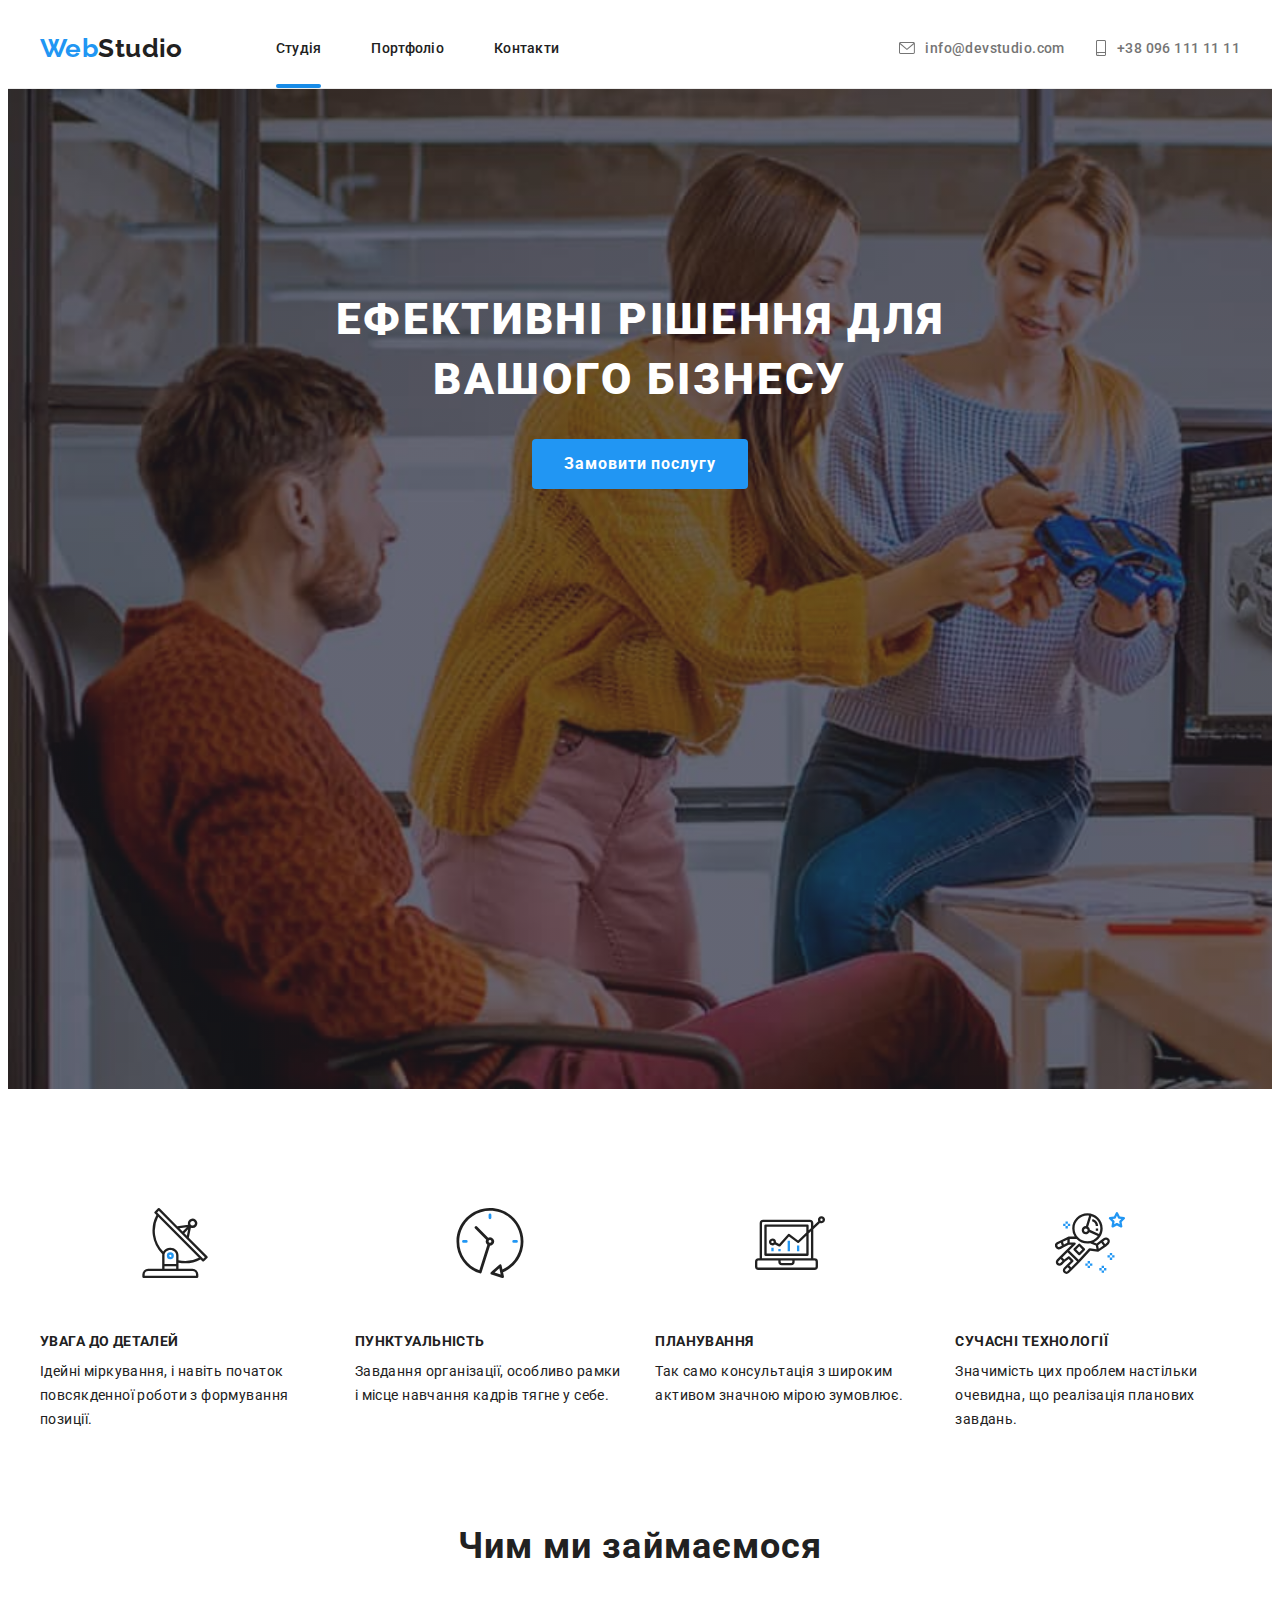
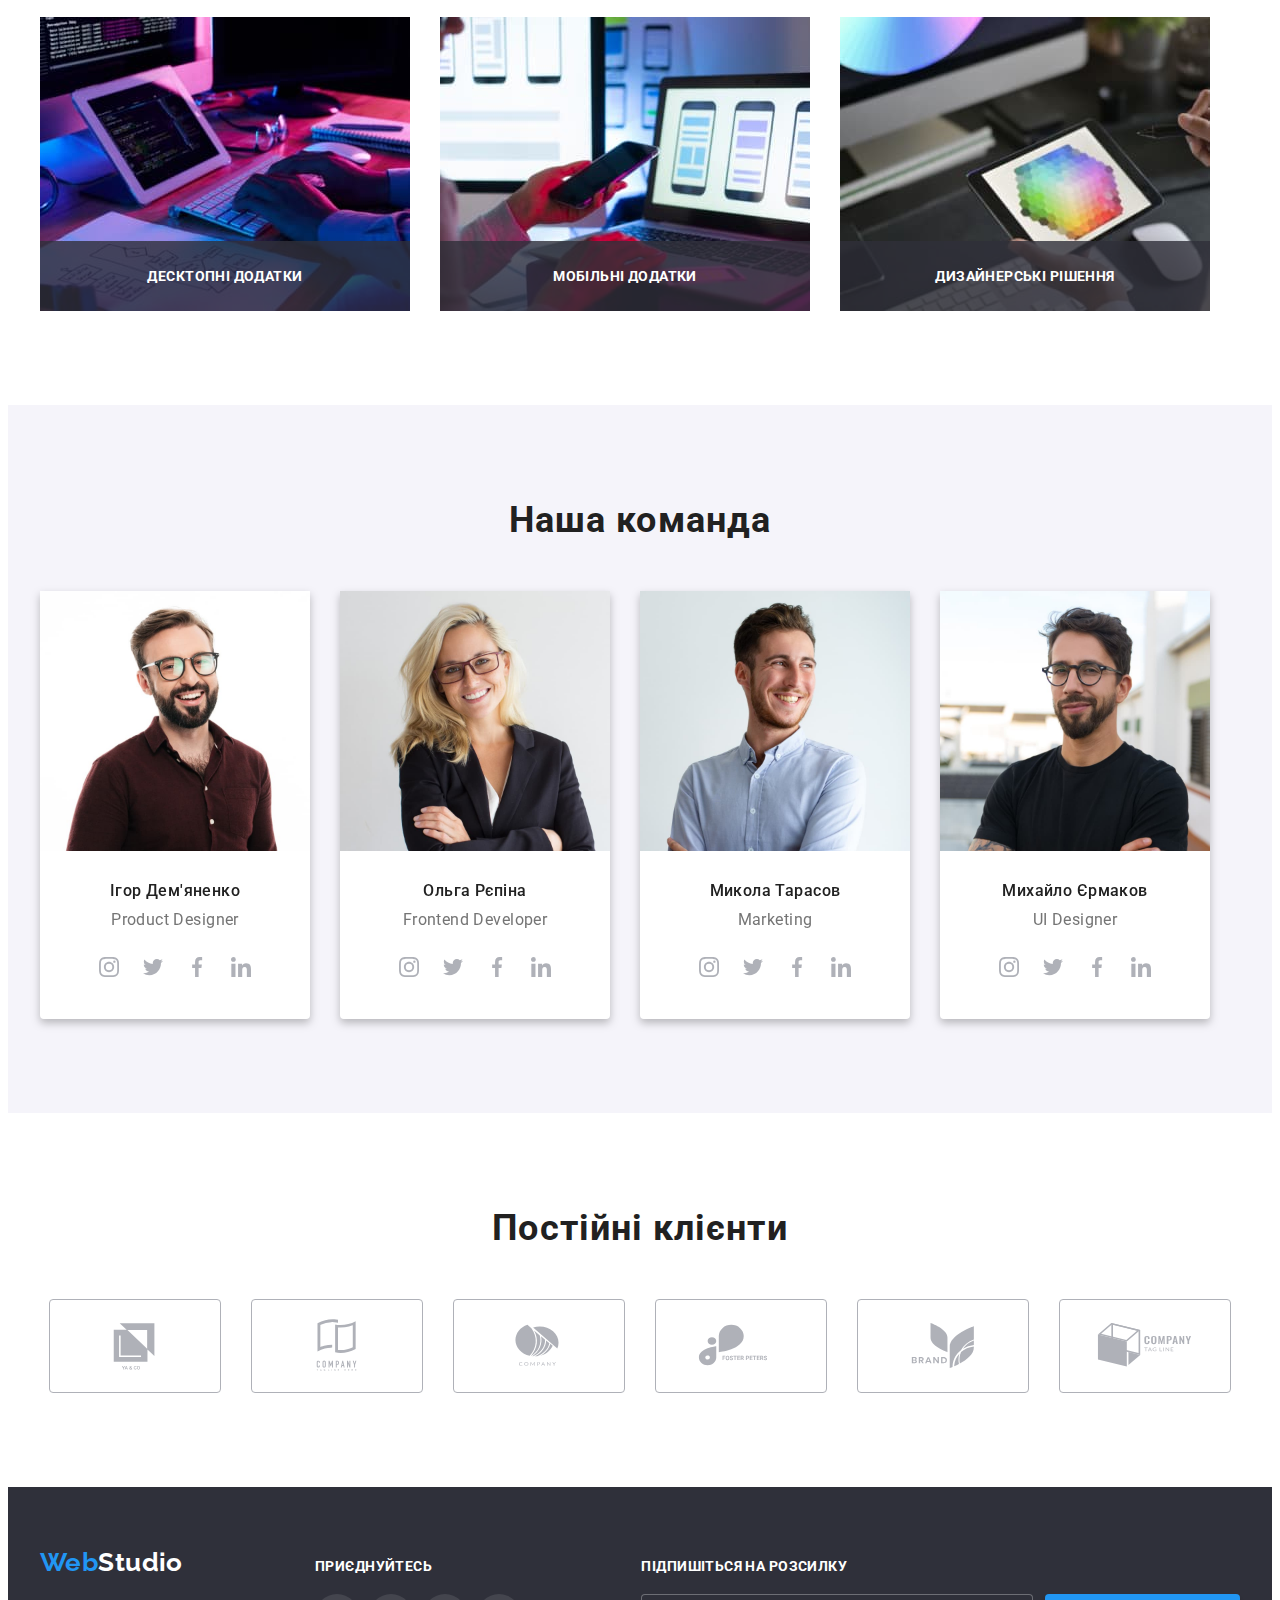
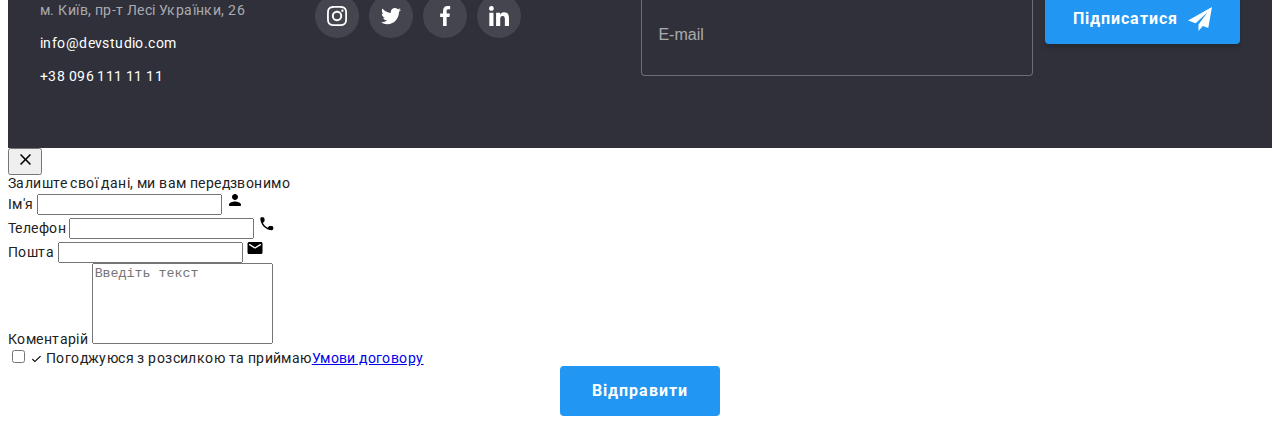
<file: index.html>
<!DOCTYPE html>
<html lang="uk">
  <head>
    <meta charset="UTF-8" />
    <meta http-equiv="X-UA-Compatible" content="IE=edge" />
    <meta name="viewport" content="width=device-width, initial-scale=1.0" />
    <title>Студія</title>
    <link rel="preconnect" href="https://fonts.googleapis.com" />
    <link rel="preconnect" href="https://fonts.gstatic.com" crossorigin />
    <link
      href="https://fonts.googleapis.com/css2?family=Raleway:wght@700&family=Roboto:wght@400;500;700;900&display=swap"
      rel="stylesheet"
    />
    <link
      rel="stylesheet"
      href="https://cdnjs.cloudflare.com/ajax/libs/modern-normalize/1.1.0/modern-normalize.min.css"
      integrity="sha512-wpPYUAdjBVSE4KJnH1VR1HeZfpl1ub8YT/NKx4PuQ5NmX2tKuGu6U/JRp5y+Y8XG2tV+wKQpNHVUX03MfMFn9Q=="
      crossorigin="anonymous"
      referrerpolicy="no-referrer"
    />
    <link rel="stylesheet" href="./css/main.min.css" />
  </head>

  <body>
    <!-- Шапка сайту -->
    <header class="page-header">
      <div class="page-header__content imposter">
        <nav class="main-nav">
          <a class="logo logo--position--page--header link" href="./index.html"
            >Web<span class="logo__text">Studio</span></a
          >

          <ul class="main-nav__list list">
            <li class="main-nav__item">
              <a class="main-nav__link main-nav__link--current" href="./index.html">Студія</a>
            </li>
            <li class="main-nav__item">
              <a class="main-nav__link" href="./portfolio.html">Портфоліо</a>
            </li>
            <li class="main-nav__item"><a class="main-nav__link" href="#">Контакти</a></li>
          </ul>
        </nav>

        <ul class="nav-contacts list">
          <li class="nav-contacts__item">
            <a class="nav-contacts__link" href="mailto:info@devstudio.com">
              <svg class="nav-contacts__icon" width="16" height="12">
                <use href="./images/sprite.svg#icon-envelope"></use>
              </svg>
              info@devstudio.com</a
            >
          </li>
          <li class="nav-contacts__item">
            <a class="nav-contacts__link" href="tel:+380961111111">
              <svg class="nav-contacts__icon" width="12" height="16">
                <use href="./images/sprite.svg#icon-smartphone"></use></svg
              >+38 096 111 11 11</a
            >
          </li>
        </ul>
      </div>
    </header>

    <main>
      <!-- Герой -->
      <section class="hero overlay">
        <div class="hero__content imposter">
          <h1 class="hero__title capitalize">Ефективні рішення для вашого бізнесу</h1>
          <button class="btn-primary" type="button" data-modal-open>Замовити послугу</button>
        </div>
      </section>

      <!-- Особливості -->
      <section class="features section">
        <div class="imposter">
          <h2 class="visually-hidden">Наші особливості</h2>
          <ul class="features-list list">
            <li class="features-list__item">
              <div class="features-list__thumb">
                <svg class="features-list__icon" width="70" height="70">
                  <use href="./images/sprite.svg#icon-antenna"></use>
                </svg>
              </div>
              <h3 class="features-list__title capitalize">Увага до деталей</h3>
              <p class="features-list__desc">
                Ідейні міркування, і навіть початок повсякденної роботи з формування позиції.
              </p>
            </li>

            <li class="features-list__item">
              <div class="features-list__thumb">
                <svg class="features-list__icon" width="70" height="70">
                  <use href="./images/sprite.svg#icon-clock"></use>
                </svg>
              </div>
              <h3 class="features-list__title capitalize">Пунктуальність</h3>
              <p class="features-list__desc">
                Завдання організації, особливо рамки і місце навчання кадрів тягне у себе.
              </p>
            </li>

            <li class="features-list__item">
              <div class="features-list__thumb">
                <svg class="features-list__icon" width="70" height="70">
                  <use href="./images/sprite.svg#icon-diagram"></use>
                </svg>
              </div>
              <h3 class="features-list__title capitalize">Планування</h3>
              <p class="features-list__desc">Так само консультація з широким активом значною мірою зумовлює.</p>
            </li>

            <li class="features-list__item">
              <div class="features-list__thumb">
                <svg class="features-list__icon" width="70" height="70">
                  <use href="./images/sprite.svg#icon-astronaut"></use>
                </svg>
              </div>
              <h3 class="features-list__title capitalize">Сучасні технології</h3>
              <p class="features-list__desc">
                Значимість цих проблем настільки очевидна, що реалізація планових завдань.
              </p>
            </li>
          </ul>
        </div>
      </section>

      <!-- Чим ми займаємося -->
      <section class="activities section">
        <div class="imposter">
          <h2 class="section-title">Чим ми займаємося</h2>
          <ul class="activities-list list">
            <li class="activities-list__item">
              <img class="activities-list__img" src="./images/box1.jpg" alt="Верстка макету" width="370" height="294" />
              <p class="activities-list__desc capitalize">Десктопні додатки</p>
            </li>

            <li class="activities-list__item">
              <img
                class="activities-list__img"
                src="./images/box2.jpg"
                alt="Адаптація для гаджетів"
                width="370"
                height="294"
              />
              <p class="activities-list__desc capitalize">Мобільні додатки</p>
            </li>

            <li class="activities-list__item">
              <img
                class="activities-list__img"
                src="./images/box3.jpg"
                alt="Стилізація сайту"
                width="370"
                height="294"
              />
              <p class="activities-list__desc capitalize">Дизайнерські рішення</p>
            </li>
          </ul>
        </div>
      </section>

      <!-- Наша команда -->
      <section class="team section">
        <div class="imposter">
          <h2 class="section-title">Наша команда</h2>
          <ul class="team-list list">
            <li class="team-list__item">
              <img class="team-list__img" src="./images/member1.jpg" width="270" height="260" alt="Ігор Дем'яненко" />
              <div class="team-list__desc">
                <h3 class="team-list__name">Ігор Дем'яненко</h3>
                <p class="team-list__role">Product Designer</p>

                <ul class="social-media list">
                  <li class="social-media__item">
                    <a class="social-media__link" href="#">
                      <svg class="social-media__icon" width="20" height="20">
                        <use href="./images/sprite.svg#icon-instagram"></use>
                      </svg>
                    </a>
                  </li>
                  <li class="social-media__item">
                    <a class="social-media__link" href="#">
                      <svg class="social-media__icon" width="20" height="20">
                        <use href="./images/sprite.svg#icon-twitter"></use>
                      </svg>
                    </a>
                  </li>
                  <li class="social-media__item">
                    <a class="social-media__link" href="#">
                      <svg class="social-media__icon" width="20" height="20">
                        <use href="./images/sprite.svg#icon-facebook"></use>
                      </svg>
                    </a>
                  </li>
                  <li class="social-media__item">
                    <a class="social-media__link" href="#">
                      <svg class="social-media__icon" width="20" height="20">
                        <use href="./images/sprite.svg#icon-linkedin"></use>
                      </svg>
                    </a>
                  </li>
                </ul>
              </div>
            </li>

            <li class="team-list__item">
              <img class="team-list__img" src="./images/member2.jpg" width="270" height="260" alt="Ольга Рєпіна" />
              <div class="team-list__desc">
                <h3 class="team-list__name">Ольга Рєпіна</h3>
                <p class="team-list__role">Frontend Developer</p>

                <ul class="social-media list">
                  <li class="social-media__item">
                    <a class="social-media__link" href="#">
                      <svg class="social-media__icon" width="20" height="20">
                        <use href="./images/sprite.svg#icon-instagram"></use>
                      </svg>
                    </a>
                  </li>
                  <li class="social-media__item">
                    <a class="social-media__link" href="#">
                      <svg class="social-media__icon" width="20" height="20">
                        <use href="./images/sprite.svg#icon-twitter"></use>
                      </svg>
                    </a>
                  </li>
                  <li class="social-media__item">
                    <a class="social-media__link" href="#">
                      <svg class="social-media__icon" width="20" height="20">
                        <use href="./images/sprite.svg#icon-facebook"></use>
                      </svg>
                    </a>
                  </li>
                  <li class="social-media__item">
                    <a class="social-media__link" href="#">
                      <svg class="social-media__icon" width="20" height="20">
                        <use href="./images/sprite.svg#icon-linkedin"></use>
                      </svg>
                    </a>
                  </li>
                </ul>
              </div>
            </li>

            <li class="team-list__item">
              <img class="team-list__img" src="./images/member3.jpg" width="270" height="260" alt="Микола Тарасов" />
              <div class="team-list__desc">
                <h3 class="team-list__name">Микола Тарасов</h3>
                <p class="team-list__role">Marketing</p>

                <ul class="social-media list">
                  <li class="social-media__item">
                    <a class="social-media__link" href="#">
                      <svg class="social-media__icon" width="20" height="20">
                        <use href="./images/sprite.svg#icon-instagram"></use>
                      </svg>
                    </a>
                  </li>
                  <li class="social-media__item">
                    <a class="social-media__link" href="#">
                      <svg class="social-media__icon" width="20" height="20">
                        <use href="./images/sprite.svg#icon-twitter"></use>
                      </svg>
                    </a>
                  </li>
                  <li class="social-media__item">
                    <a class="social-media__link" href="#">
                      <svg class="social-media__icon" width="20" height="20">
                        <use href="./images/sprite.svg#icon-facebook"></use>
                      </svg>
                    </a>
                  </li>
                  <li class="social-media__item">
                    <a class="social-media__link" href="#">
                      <svg class="social-media__icon" width="20" height="20">
                        <use href="./images/sprite.svg#icon-linkedin"></use>
                      </svg>
                    </a>
                  </li>
                </ul>
              </div>
            </li>

            <li class="team-list__item">
              <img class="team-list__img" src="./images/member4.jpg" width="270" height="260" alt="Михайло Єрмаков" />
              <div class="team-list__desc">
                <h3 class="team-list__name">Михайло Єрмаков</h3>
                <p class="team-list__role">UI Designer</p>

                <ul class="social-media list">
                  <li class="social-media__item">
                    <a class="social-media__link" href="#">
                      <svg class="social-media__icon" width="20" height="20">
                        <use href="./images/sprite.svg#icon-instagram"></use>
                      </svg>
                    </a>
                  </li>
                  <li class="social-media__item">
                    <a class="social-media__link" href="#">
                      <svg class="social-media__icon" width="20" height="20">
                        <use href="./images/sprite.svg#icon-twitter"></use>
                      </svg>
                    </a>
                  </li>
                  <li class="social-media__item">
                    <a class="social-media__link" href="#">
                      <svg class="social-media__icon" width="20" height="20">
                        <use href="./images/sprite.svg#icon-facebook"></use>
                      </svg>
                    </a>
                  </li>
                  <li class="social-media__item">
                    <a class="social-media__link" href="#">
                      <svg class="social-media__icon" width="20" height="20">
                        <use href="./images/sprite.svg#icon-linkedin"></use>
                      </svg>
                    </a>
                  </li>
                </ul>
              </div>
            </li>
          </ul>
        </div>
      </section>

      <section class="clients section">
        <div class="imposter">
          <h2 class="clients__title section-title">Постійні клієнти</h2>

          <ul class="clients-list list">
            <li class="clients-list__item">
              <a class="clients-list__link" href="#">
                <svg class="client-list__icon" width="106" height="60">
                  <use href="./images/sprite.svg#icon-clientfirst"></use>
                </svg>
              </a>
            </li>

            <li class="clients-list__item">
              <a class="clients-list__link" href="#">
                <svg class="client-list__icon" width="106" height="60">
                  <use href="./images/sprite.svg#icon-clientsecond"></use>
                </svg>
              </a>
            </li>

            <li class="clients-list__item">
              <a class="clients-list__link" href="#">
                <svg class="client-list__icon" width="106" height="60">
                  <use href="./images/sprite.svg#icon-clientthird"></use>
                </svg>
              </a>
            </li>

            <li class="clients-list__item">
              <a class="clients-list__link" href="#">
                <svg class="client-list__icon" width="106" height="60">
                  <use href="./images/sprite.svg#icon-clientfourth"></use>
                </svg>
              </a>
            </li>

            <li class="clients-list__item">
              <a class="clients-list__link" href="#">
                <svg class="client-list__icon" width="106" height="60">
                  <use href="./images/sprite.svg#icon-clientfifth"></use>
                </svg>
              </a>
            </li>

            <li class="clients-list__item">
              <a class="clients-list__link" href="#">
                <svg class="client-list__icon" width="106" height="60">
                  <use href="./images/sprite.svg#icon-clientsixth"></use>
                </svg>
              </a>
            </li>
          </ul>
        </div>
      </section>
    </main>

    <!-- Підвал -->
    <footer class="page-footer">
      <div class="page-footer__content imposter">
        <div class="page-footer__info">
          <a class="logo logo--flat" href="./index.html"
            >Web<span class="logo__text logo__text--inverse">Studio</span></a
          >
          <address class="company-address">
            <ul class="company-address__list list">
              <li class="company-address__item">
                <a
                  class="company-address__link company-address__link--grey"
                  href="https://goo.gl/maps/n3ZvedRcKPrbeR4S9"
                  target="_blank"
                  rel="noreferrer noopener nofollow"
                  >м. Київ, пр-т Лесі Українки, 26</a
                >
              </li>
              <li class="company-address__item">
                <a class="company-address__link" href="mailto:info@devstudio.com">info@devstudio.com</a>
              </li>
              <li class="company-address__item">
                <a class="company-address__link" href="tel:+380961111111">+38 096 111 11 11</a>
              </li>
            </ul>
          </address>
        </div>

        <div class="join-us">
          <p class="join-us__title capitalize">Приєднуйтесь</p>
          <ul class="social-media list">
            <li class="social-media__item social-media__item--position--footer">
              <a class="social-media__link social-media__link--grey" href="#">
                <svg class="social-media__icon social-media__icon--white" width="20" height="20">
                  <use href="./images/sprite.svg#icon-instagram"></use>
                </svg>
              </a>
            </li>
            <li class="social-media__item social-media__item--position--footer">
              <a class="social-media__link social-media__link--grey" href="#">
                <svg class="social-media__icon social-media__icon--white" width="20" height="20">
                  <use href="./images/sprite.svg#icon-twitter"></use>
                </svg>
              </a>
            </li>
            <li class="social-media__item social-media__item--position--footer">
              <a class="social-media__link social-media__link--grey" href="#">
                <svg class="social-media__icon social-media__icon--white" width="20" height="20">
                  <use href="./images/sprite.svg#icon-facebook"></use>
                </svg>
              </a>
            </li>
            <li class="social-media__item social-media__item--position--footer">
              <a class="social-media__link social-media__link--grey" href="#">
                <svg class="social-media__icon social-media__icon--white" width="20" height="20">
                  <use href="./images/sprite.svg#icon-linkedin"></use>
                </svg>
              </a>
            </li>
          </ul>
        </div>

        <div class="subscribe">
          <p class="subscribe__title capitalize">Підпишіться на розсилку</p>
          <form class="subscribe-form">
            <input class="subscribe-form__input" name="subscribe-email" type="email" placeholder="E-mail" required />
            <button class="btn-primary btn-primary--positon--footer" type="submit">
              Підписатися
              <svg class="subscribe-form__icon" width="24" height="24">
                <use href="./images/sprite.svg#icon-send"></use>
              </svg>
            </button>
          </form>
        </div>
      </div>
    </footer>

    <!-- Модалка -->
    <div class="backdrop is-hidden" data-modal>
      <div class="modal">
        <button class="modal__close-btn" type="button" data-modal-close>
          <svg class="modal__close-icon" width="18" height="18">
            <use href="./images/sprite.svg#icon-close-modal-btn"></use>
          </svg>
        </button>

        <form class="feedback-form">
          <p class="feedback-form__slogan">Залиште свої дані, ми вам передзвонимо</p>

          <div class="feedback-form__field">
            <label for="feedback-name" class="feedback-form__label"> Ім'я </label>
            <input type="text" class="feedback-form__input" name="feedback-name" id="feedback-name" required />

            <svg class="feedback-form__icon" width="18" height="18">
              <use href="./images/sprite.svg#icon-person"></use>
            </svg>
          </div>

          <div class="feedback-form__field">
            <label for="feedback-tel" class="feedback-form__label"> Телефон </label>
            <input type="tel" class="feedback-form__input" name="feedback-tel" id="feedback-tel" required />

            <svg class="feedback-form__icon" width="18" height="18">
              <use href="./images/sprite.svg#icon-phone"></use>
            </svg>
          </div>

          <div class="feedback-form__field">
            <label for="feedback-email" class="feedback-form__label"> Пошта </label>
            <input type="text" class="feedback-form__input" name="feedback-email" id="feedback-email" required />

            <svg class="feedback-form__icon" width="18" height="18">
              <use href="./images/sprite.svg#icon-email"></use>
            </svg>
          </div>

          <div class="feedback-form__field comment">
            <label for="comment" class="feedback-form__label">Коментарій</label>
            <textarea class="comment-input" name="comment" id="comment" rows="5" placeholder="Введіть текст"></textarea>
          </div>

          <div class="checkbox">
            <label class="checkbox__label option unselectable">
              <input class="checkbox__input" type="checkbox" required />
              <span class="checkbox__layout">
                <svg class="checkbox__icon" width="11" height="8">
                  <use href="./images/sprite.svg#icon-check-mark"></use>
                </svg>
              </span>
              Погоджуюся з розсилкою та приймаю<a class="checkbox__link" href="#">Умови договору</a>
            </label>
          </div>

          <button class="feedback-form__btn btn-primary" type="submit">Відправити</button>
        </form>
      </div>
    </div>

    <script src="./js/modal.js"></script>
  </body>
</html>
</file>
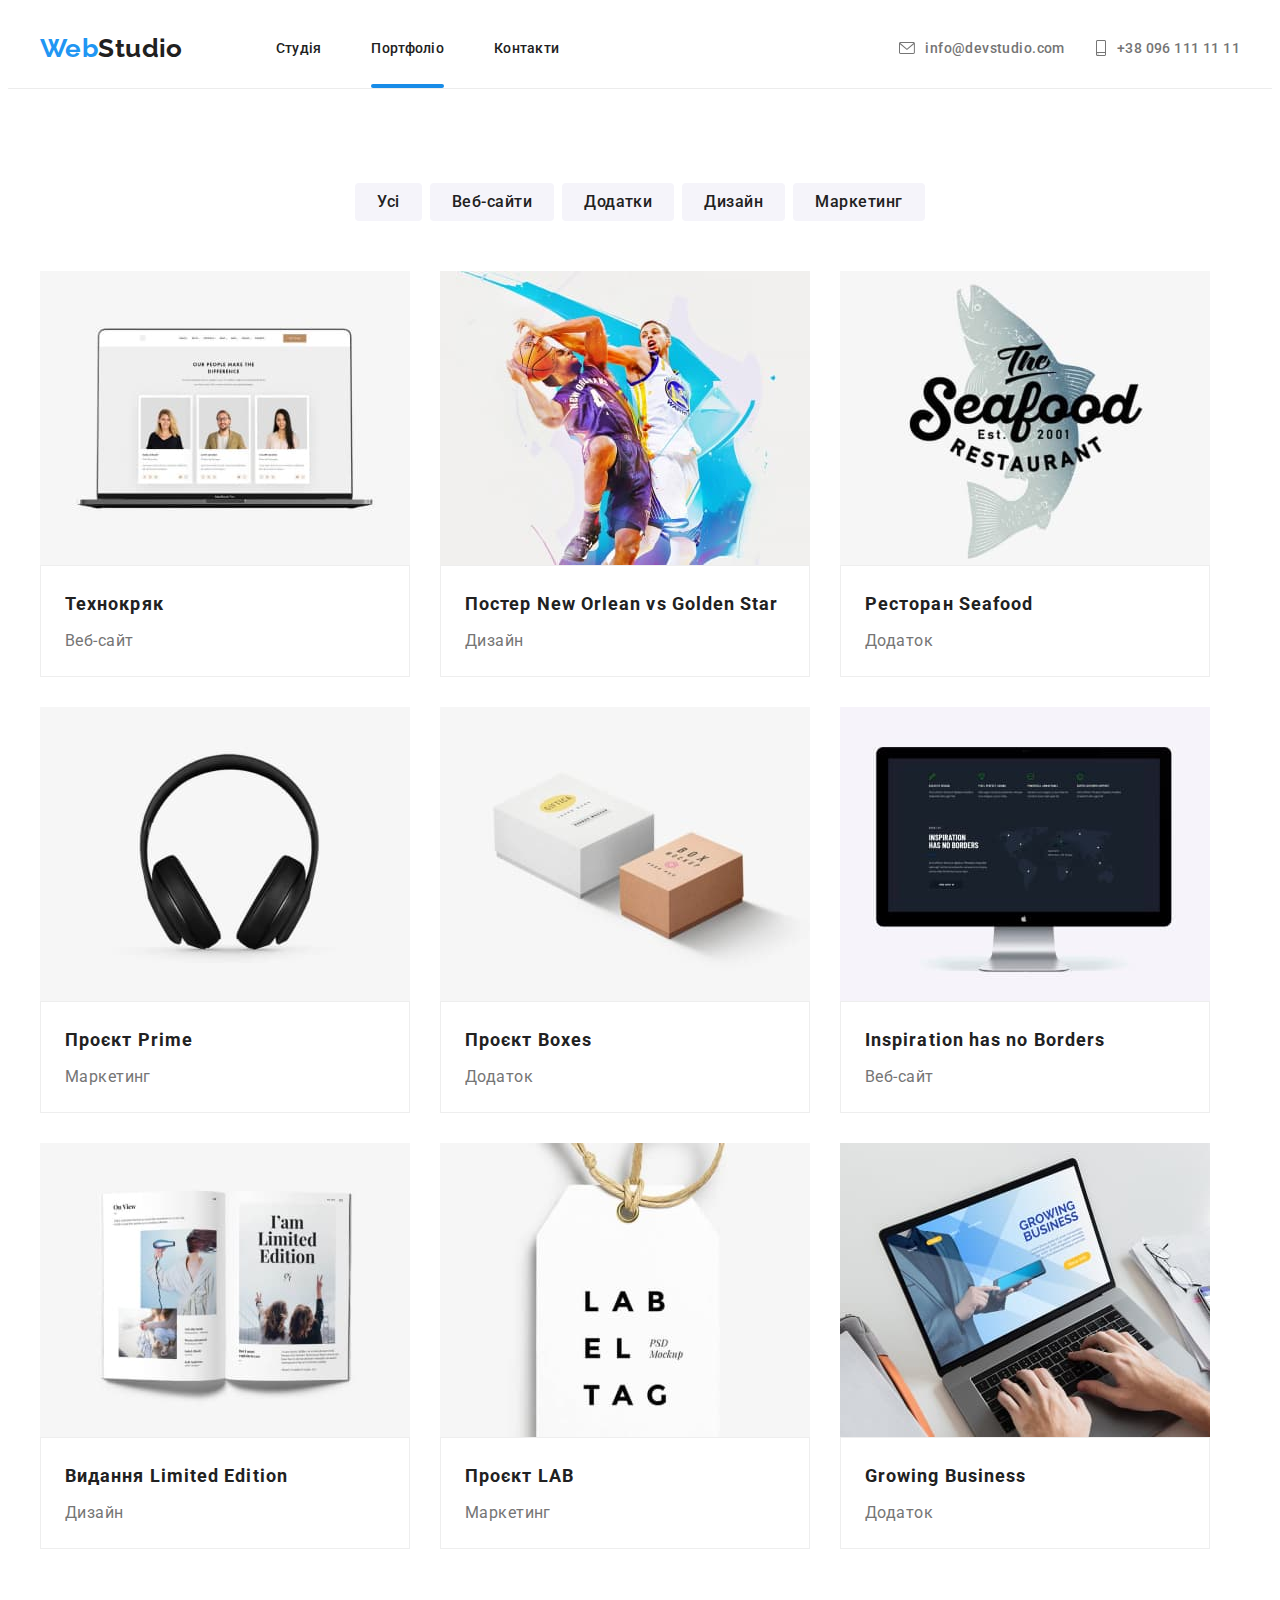
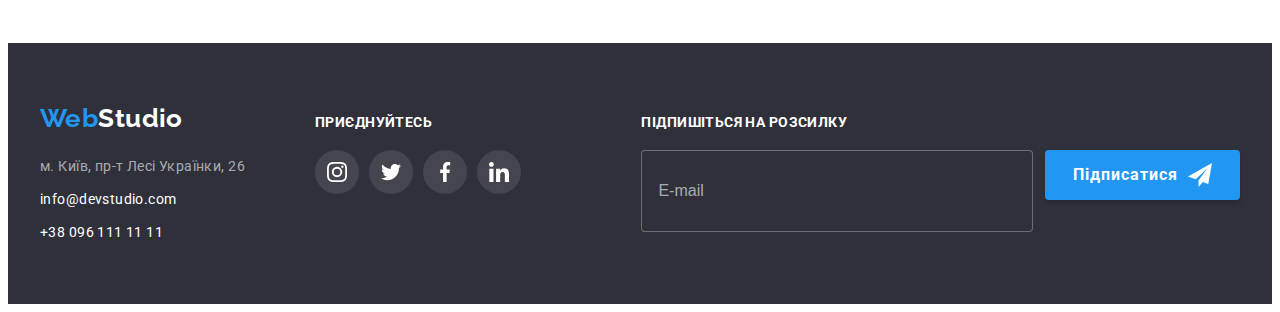
<file: portfolio.html>
<!DOCTYPE html>
<html lang="uk">
  <head>
    <meta charset="UTF-8" />
    <meta http-equiv="X-UA-Compatible" content="IE=edge" />
    <meta name="viewport" content="width=device-width, initial-scale=1.0" />
    <title>Портфоліо</title>
    <link rel="preconnect" href="https://fonts.googleapis.com" />
    <link rel="preconnect" href="https://fonts.gstatic.com" crossorigin />
    <link
      href="https://fonts.googleapis.com/css2?family=Raleway:wght@700&family=Roboto:wght@400;500;700;900&display=swap"
      rel="stylesheet"
    />
    <link
      rel="stylesheet"
      href="https://cdnjs.cloudflare.com/ajax/libs/modern-normalize/1.1.0/modern-normalize.min.css"
      integrity="sha512-wpPYUAdjBVSE4KJnH1VR1HeZfpl1ub8YT/NKx4PuQ5NmX2tKuGu6U/JRp5y+Y8XG2tV+wKQpNHVUX03MfMFn9Q=="
      crossorigin="anonymous"
      referrerpolicy="no-referrer"
    />
    <link rel="stylesheet" href="./css/styles.css" />
  </head>
  <body>
    <!-- Шапка сайту -->
    <header class="page-header">
      <div class="page-header__content imposter">
        <nav class="main-nav">
          <a class="logo link" href="./index.html">Web<span class="logo__text">Studio</span></a>

          <ul class="main-nav__list list">
            <li class="main-nav__item">
              <a class="main-nav__link" href="./index.html">Студія</a>
            </li>
            <li class="main-nav__item">
              <a class="main-nav__link main-nav__link--current" href="./portfolio.html">Портфоліо</a>
            </li>
            <li class="main-nav__item"><a class="main-nav__link" href="#">Контакти</a></li>
          </ul>
        </nav>

        <ul class="nav-contacts list">
          <li class="nav-contacts__item">
            <a class="nav-contacts__link" href="mailto:info@devstudio.com">
              <svg class="nav-contacts__icon" width="16" height="12">
                <use href="./images/sprite.svg#icon-envelope"></use>
              </svg>
              info@devstudio.com</a
            >
          </li>
          <li class="nav-contacts__item">
            <a class="nav-contacts__link" href="tel:+380961111111">
              <svg class="nav-contacts__icon" width="12" height="16">
                <use href="./images/sprite.svg#icon-smartphone"></use></svg
              >+38 096 111 11 11</a
            >
          </li>
        </ul>
      </div>
    </header>

    <main>
      <section class="portfolio section">
        <div class="imposter">
          <h1 class="visually-hidden">Наші проєкти</h1>
          <ul class="filters list">
            <li class="filters__item">
              <button type="button" class="btn-secondary">Усі</button>
            </li>
            <li class="filters__item">
              <button type="button" class="btn-secondary">Веб-сайти</button>
            </li>
            <li class="filters__item">
              <button type="button" class="btn-secondary">Додатки</button>
            </li>
            <li class="filters__item">
              <button type="button" class="btn-secondary">Дизайн</button>
            </li>
            <li class="filters__item">
              <button type="button" class="btn-secondary">Маркетинг</button>
            </li>
          </ul>

          <ul class="card-set list">
            <li class="card-set__item">
              <a class="card" href="#">
                <div class="card__header">
                  <img class="card__img" src="./images/project1.jpg" width="370" height="294" alt="Технокряк" />
                  <div class="card__overlay">
                    <p class="card__text">
                      Ресурс пропонує комплексні пропозиції з різним рівнем функціоналу та сервісів. Все це дозволить
                      відвідувачу отримати вичерпні відомості про компанію чи приватну особу.
                    </p>
                  </div>
                </div>

                <div class="card__body">
                  <h2 class="card__title">Технокряк</h2>
                  <p class="card__type">Веб-сайт</p>
                </div>
              </a>
            </li>

            <li class="card-set__item">
              <a class="card" href="#">
                <div class="card__header">
                  <img
                    class="card__img"
                    src="./images/project2.jpg"
                    width="370"
                    height="294"
                    alt="Постер New Orlean vs Golden Star"
                  />
                  <div class="card__overlay">
                    <p class="card__text">
                      Ресурс пропонує комплексні пропозиції з різним рівнем функціоналу та сервісів. Все це дозволить
                      відвідувачу отримати вичерпні відомості про компанію чи приватну особу.
                    </p>
                  </div>
                </div>

                <div class="card__body">
                  <h2 class="card__title">Постер New Orlean vs Golden Star</h2>
                  <p class="card__type">Дизайн</p>
                </div>
              </a>
            </li>

            <li class="card-set__item">
              <a class="card" href="#">
                <div class="card__header">
                  <img class="card__img" src="./images/project3.jpg" width="370" height="294" alt="Ресторан Seafood" />
                  <div class="card__overlay">
                    <p class="card__text">
                      Ресурс пропонує комплексні пропозиції з різним рівнем функціоналу та сервісів. Все це дозволить
                      відвідувачу отримати вичерпні відомості про компанію чи приватну особу.
                    </p>
                  </div>
                </div>

                <div class="card__body">
                  <h2 class="card__title">Ресторан Seafood</h2>
                  <p class="card__type">Додаток</p>
                </div>
              </a>
            </li>

            <li class="card-set__item">
              <a class="card" href="#">
                <div class="card__header">
                  <img class="card__img" src="./images/project4.jpg" width="370" height="294" alt="Проєкт Prime" />
                  <div class="card__overlay">
                    <p class="card__text">
                      Ресурс пропонує комплексні пропозиції з різним рівнем функціоналу та сервісів. Все це дозволить
                      відвідувачу отримати вичерпні відомості про компанію чи приватну особу.
                    </p>
                  </div>
                </div>

                <div class="card__body">
                  <h2 class="card__title">Проєкт Prime</h2>
                  <p class="card__type">Маркетинг</p>
                </div>
              </a>
            </li>

            <li class="card-set__item">
              <a class="card" href="#">
                <div class="card__header">
                  <img class="card__img" src="./images/project5.jpg" width="370" height="294" alt="Проєкт Boxes" />
                  <div class="card__overlay">
                    <p class="card__text">
                      Ресурс пропонує комплексні пропозиції з різним рівнем функціоналу та сервісів. Все це дозволить
                      відвідувачу отримати вичерпні відомості про компанію чи приватну особу.
                    </p>
                  </div>
                </div>

                <div class="card__body">
                  <h2 class="card__title">Проєкт Boxes</h2>
                  <p class="card__type">Додаток</p>
                </div>
              </a>
            </li>

            <li class="card-set__item">
              <a class="card" href="#">
                <div class="card__header">
                  <img
                    class="card__img"
                    src="./images/project6.jpg"
                    width="370"
                    height="294"
                    alt="Inspiration has no Borders"
                  />
                  <div class="card__overlay">
                    <p class="card__text">
                      Ресурс пропонує комплексні пропозиції з різним рівнем функціоналу та сервісів. Все це дозволить
                      відвідувачу отримати вичерпні відомості про компанію чи приватну особу.
                    </p>
                  </div>
                </div>

                <div class="card__body">
                  <h2 class="card__title">Inspiration has no Borders</h2>
                  <p class="card__type">Веб-сайт</p>
                </div>
              </a>
            </li>

            <li class="card-set__item">
              <a class="card" href="#">
                <div class="card__header">
                  <img
                    class="card__img"
                    src="./images/project7.jpg"
                    width="370"
                    height="294"
                    alt="Видання Limited Edition"
                  />
                  <div class="card__overlay">
                    <p class="card__text">
                      Ресурс пропонує комплексні пропозиції з різним рівнем функціоналу та сервісів. Все це дозволить
                      відвідувачу отримати вичерпні відомості про компанію чи приватну особу.
                    </p>
                  </div>
                </div>

                <div class="card__body">
                  <h2 class="card__title">Видання Limited Edition</h2>
                  <p class="card__type">Дизайн</p>
                </div>
              </a>
            </li>

            <li class="card-set__item">
              <a class="card" href="#">
                <div class="card__header">
                  <img class="card__img" src="./images/project8.jpg" width="370" height="294" alt="Проєкт LAB" />
                  <div class="card__overlay">
                    <p class="card__text">
                      Ресурс пропонує комплексні пропозиції з різним рівнем функціоналу та сервісів. Все це дозволить
                      відвідувачу отримати вичерпні відомості про компанію чи приватну особу.
                    </p>
                  </div>
                </div>

                <div class="card__body">
                  <h2 class="card__title">Проєкт LAB</h2>
                  <p class="card__type">Маркетинг</p>
                </div>
              </a>
            </li>

            <li class="card-set__item">
              <a class="card" href="#">
                <div class="card__header">
                  <img class="card__img" src="./images/project9.jpg" width="370" height="294" alt="Growing Business" />
                  <div class="card__overlay">
                    <p class="card__text">
                      Ресурс пропонує комплексні пропозиції з різним рівнем функціоналу та сервісів. Все це дозволить
                      відвідувачу отримати вичерпні відомості про компанію чи приватну особу.
                    </p>
                  </div>
                </div>

                <div class="card__body">
                  <h2 class="card__title">Growing Business</h2>
                  <p class="card__type">Додаток</p>
                </div>
              </a>
            </li>
          </ul>
        </div>
      </section>
    </main>

    <!-- Підвал -->
    <footer class="page-footer">
      <div class="page-footer__content imposter">
        <div class="page-footer__info">
          <a class="logo logo--flat" href="./index.html"
            >Web<span class="logo__text logo__text--inverse">Studio</span></a
          >
          <address class="company-address">
            <ul class="company-address__list list">
              <li class="company-address__item">
                <a
                  class="company-address__link company-address__link--grey"
                  href="https://goo.gl/maps/n3ZvedRcKPrbeR4S9"
                  target="_blank"
                  rel="noreferrer noopener nofollow"
                  >м. Київ, пр-т Лесі Українки, 26</a
                >
              </li>
              <li class="company-address__item">
                <a class="company-address__link" href="mailto:info@devstudio.com">info@devstudio.com</a>
              </li>
              <li class="company-address__item">
                <a class="company-address__link" href="tel:+380961111111">+38 096 111 11 11</a>
              </li>
            </ul>
          </address>
        </div>

        <div class="join-us">
          <p class="join-us__title capitalize">Приєднуйтесь</p>
          <ul class="social-media list">
            <li class="social-media__item social-media__item--position--footer">
              <a class="social-media__link social-media__link--grey" href="#">
                <svg class="social-media__icon social-media__icon--white" width="20" height="20">
                  <use href="./images/sprite.svg#icon-instagram"></use>
                </svg>
              </a>
            </li>
            <li class="social-media__item social-media__item--position--footer">
              <a class="social-media__link social-media__link--grey" href="#">
                <svg class="social-media__icon social-media__icon--white" width="20" height="20">
                  <use href="./images/sprite.svg#icon-twitter"></use>
                </svg>
              </a>
            </li>
            <li class="social-media__item social-media__item--position--footer">
              <a class="social-media__link social-media__link--grey" href="#">
                <svg class="social-media__icon social-media__icon--white" width="20" height="20">
                  <use href="./images/sprite.svg#icon-facebook"></use>
                </svg>
              </a>
            </li>
            <li class="social-media__item social-media__item--position--footer">
              <a class="social-media__link social-media__link--grey" href="#">
                <svg class="social-media__icon social-media__icon--white" width="20" height="20">
                  <use href="./images/sprite.svg#icon-linkedin"></use>
                </svg>
              </a>
            </li>
          </ul>
        </div>

        <div class="subscribe">
          <p class="subscribe__title capitalize">Підпишіться на розсилку</p>
          <form class="subscribe-form">
            <input class="subscribe-form__input" name="subscribe-email" type="email" placeholder="E-mail" required />
            <button class="btn-primary btn-primary--positon-footer" type="submit">
              Підписатися
              <svg class="subscribe-form__icon" width="24" height="24">
                <use href="./images/sprite.svg#icon-send"></use>
              </svg>
            </button>
          </form>
        </div>
      </div>
    </footer>
  </body>
</html>
</file>
<file: css/styles.css>
/* 2196F3 blue logo color */
/* 000000 black logo color */
/* FFFFFF white main bgd color */
/* 212121 main font color */
/* 757575 tel color */
/* 757575 p color */

:root {
  --main-font-color: #212121;
  --main-bgd-color: #ffffff;
  --paragraph-color: #757575;
  --primary-logo-color: #2196f3;
  --contacts-color: rgba(255, 255, 255, 0.6);
  --btn-secondary-color: #f5f4fa;
  --btn-active-color: #188ce8;
  --card-border-color: #eeeeee;
  --footer-bgd-color: #2f303a;
  --border-color: #ececec;
  --team-icon-color: #afb1b8;
  --social-links-footer-color: rgba(255, 255, 255, 0.1);
  --activities-bgd-color: rgba(47, 48, 58, 0.8);
  --backdrop-bgd-color: rgba(0, 0, 0, 0.1);
  --card-overlay-bgd-color: rgba(33, 150, 243, 0.9);
  --input-border-color: rgba(33, 33, 33, 0.2);
  --placeholder-color: rgba(117, 117, 117, 0.5);
  --footer-input-border-color: rgba(255, 255, 255, 0.3);

  --time-function: 250ms cubic-bezier(0.4, 0, 0.2, 1);
}

body {
  background-color: var(--main-bgd-color);
  color: var(--main-font-color);
  font-family: 'Roboto', sans-serif;
  font-size: 14px;
  letter-spacing: 0.03em;
}

h1,
h2,
h3,
h4,
h5,
h6,
p {
  margin: 0;
}

img {
  display: block;
  max-width: 100%;
  height: auto;
}

textarea {
  resize: none;
}

.visually-hidden {
  position: absolute;
  width: 1px;
  height: 1px;
  margin: -1px;
  border: 0;
  padding: 0;
  white-space: nowrap;
  clip-path: inset(100%);
  clip: rect(0 0 0 0);
  overflow: hidden;
}

.unselectable {
  -webkit-touch-callout: none;
  -webkit-user-select: none;
  -khtml-user-select: none;
  -moz-user-select: none;
  -ms-user-select: none;
  user-select: none;
}

.list {
  margin: 0;
  padding-left: 0;
  list-style: none;
}

.section {
  padding-top: 94px;
  padding-bottom: 94px;
}

.imposter {
  width: 1200px;
  margin: 0 auto;
  padding: 0 15px;
}

.capitalize {
  text-transform: uppercase;
}

/* !-------Page-header------- */
.page-header {
  border-bottom: 1px solid var(--border-color);
}

.main-nav {
  display: flex;
  align-items: center;
}

.main-nav__list {
  display: flex;
}

.nav-contacts {
  display: flex;
  margin-left: auto;
}

.nav-contacts__link {
  display: block;
  padding-top: 32px;
  padding-bottom: 32px;
}

.page-header__content {
  display: flex;
  align-items: center;
}

.main-nav__item:not(:last-child) {
  margin-right: 50px;
}

.nav-contacts__item:not(:last-child) {
  margin-right: 30px;
}

.logo {
  display: block;
  padding-top: 24px;
  padding-bottom: 24px;

  color: var(--primary-logo-color);
  font-family: 'Raleway', sans-serif;
  font-weight: 700;
  font-size: 26px;
  line-height: calc(31 / 26);
  text-decoration: none;
}

.main-nav > .logo {
  display: block;
  margin-right: 93px;
}

.logo__text {
  color: var(--main-font-color);
}

.logo__text--inverse {
  color: var(--main-bgd-color);
}

.main-nav__item {
  position: relative;
}

.main-nav__link {
  display: block;
  padding-top: 32px;
  padding-bottom: 32px;

  font-weight: 500;
  line-height: calc(16 / 14);
  letter-spacing: 0.02em;
  text-decoration: none;

  transition: color var(--time-function);
}

.main-nav__link:link,
.main-nav__link:visited {
  color: var(--main-font-color);
}

.main-nav__link:hover,
.main-nav__link:focus {
  color: var(--primary-logo-color);
}

.main-nav__link--current {
  color: var(--primary-logo-color);
}

.main-nav__link--current::after {
  position: absolute;
  display: block;
  left: 0;
  bottom: 0;

  content: '';
  width: 100%;
  height: 4px;

  background-color: var(--btn-active-color);
  border-radius: 2px;
}

.nav-contacts__link {
  display: flex;
  align-items: center;
  color: var(--paragraph-color);
  font-weight: 500;
  text-decoration: none;

  transition: color var(--time-function);
}

.nav-contacts__link:hover,
.nav-contacts__link:focus {
  color: var(--primary-logo-color);
}

.nav-contacts__icon {
  margin-right: 10px;
}

.nav-contacts__icon {
  fill: currentColor;

  transition: color var(--time-function);
}

.nav-contacts__icon:hover {
  fill: var(--primary-logo-color);
}

/* !-------Hero------- */
.hero {
  padding: 200px 0;

  background-color: var(--footer-bgd-color);
  text-align: center;
}

.overlay {
  max-width: 1600px;
  height: 600px;
  margin: 0 auto;
  background-image: linear-gradient(to right, rgba(47, 48, 58, 0.4), rgba(47, 48, 58, 0.4)), url(../images/hero.jpg);
  background-repeat: no-repeat;
  background-size: cover;
}

.hero__title {
  display: inline-block;

  width: 696px;
  margin-bottom: 30px;
  color: var(--main-bgd-color);
  font-weight: 900;
  font-size: 44px;
  line-height: calc(60 / 44);
  letter-spacing: 0.06em;
}

/* !-------Button-primary------- */
.btn-primary {
  display: block;
  margin: 0 auto;
  padding: 10px 32px;

  font-family: inherit;
  color: var(--main-bgd-color);
  background-color: var(--primary-logo-color);
  font-weight: 700;
  font-size: 16px;
  line-height: calc(30 / 16);
  letter-spacing: 0.06em;
  border-radius: 4px;
  border: none;
  cursor: pointer;
}

.btn-primary:active {
  background-color: var(--btn-active-color);
}

/* !-------Section titles------- */
.section-title {
  margin-bottom: 50px;

  font-size: 36px;
  line-height: calc(42 / 36);
  text-align: center;
  letter-spacing: 0.03em;
}

/* !-------Features------- */
.features-list {
  display: flex;
}

.features-list__item:not(:last-child) {
  margin-right: 30px;
}

.features-list__title {
  margin-bottom: 10px;

  font-size: 14px;
  line-height: calc(16 / 14);
}

.features-list__desc {
  color: var(--paragraph-color);
  line-height: calc(24 / 14);
}

.features-list__thumb {
  display: flex;
  width: 270px;
  height: 120px;
  margin-bottom: 30px;
  align-items: center;
  justify-content: center;

  background-color: var(--btn-secondary-color);
  border-radius: 4px;
}

/* !-------Activities------- */
.activities {
  padding-top: 0;
}

.activities-list {
  display: flex;
}

.activities-list__item:not(:last-child) {
  margin-right: 30px;
}

.activities-list__item {
  position: relative;
}

.activities-list__desc {
  position: absolute;
  content: '';
  display: flex;
  justify-content: center;
  align-items: center;

  left: 0;
  bottom: 0;

  width: 100%;
  height: 70px;

  font-weight: 700;
  line-height: calc(16 / 14);
  background-color: var(--activities-bgd-color);
  color: var(--main-bgd-color);
}

/* !-------Our team------- */
.team {
  background-color: var(--btn-secondary-color);
}

.team-list {
  display: flex;
}

.team-list__item {
  background-color: var(--main-bgd-color);
  filter: drop-shadow(0px 4px 4px rgba(0, 0, 0, 0.25));
  border-radius: 0px 0px 4px 4px;
}

.team-list__item:not(:last-child) {
  margin-right: 30px;
}

.team-list__desc {
  padding: 30px 0;
}

.team-list__name {
  margin-bottom: 10px;

  font-weight: 500;
  font-size: 16px;
  line-height: calc(19 / 16);
  text-align: center;
}

.team-list__role {
  margin-bottom: 16px;
  color: var(--paragraph-color);
  font-size: 16px;
  line-height: calc(19 / 16);
  text-align: center;
}

.social-media {
  display: flex;
  justify-content: center;
}

.social-media__link {
  display: flex;
  justify-content: center;
  align-items: center;
  width: 44px;
  height: 44px;

  color: var(--team-icon-color);
  border-radius: 50%;

  transition: color var(--time-function), background-color var(--time-function);
}

.social-media__link:hover,
.social-media__link:focus {
  background-color: var(--primary-logo-color);
  color: var(--main-bgd-color);
}

.social-media__link:not(:last-child) {
  margin-right: 10px;
}

.social-media__icon {
  fill: currentColor;
}

/* !-------Clients------- */
.clients-list {
  display: flex;
  justify-content: center;
  align-items: center;
}

.clients-list__link {
  display: flex;
  align-items: center;
  justify-content: center;

  width: 170px;
  height: 92px;

  color: var(--team-icon-color);
  border-radius: 4px;
  border: 1px solid var(--team-icon-color);

  transition: color var(--time-function);
}

.clients-list__link:hover,
.clients-list__link:focus {
  border-color: var(--primary-logo-color);
  color: var(--primary-logo-color);
}

.clients-list__item:not(:last-child) {
  margin-right: 30px;
}

.client-list__icon {
  fill: currentColor;
}

/* !-------Page-footer------- */
.page-footer__content {
  display: flex;
  align-items: baseline;
}

.page-footer__info {
  margin-right: 70px;
}

.page-footer {
  padding: 60px 0;

  background-color: var(--footer-bgd-color);
}

.logo--flat {
  display: inline-block;
  margin-bottom: 20px;
  padding: 0;
}

.company-address__item:not(:last-child) {
  margin-bottom: 9px;
}

.company-address__link {
  color: var(--main-bgd-color);
  font-style: normal;
  font-weight: 400;
  line-height: calc(24 / 14);
  text-decoration: none;

  transition: color var(--time-function);
}

.company-address__link:hover,
.company-address__link:focus {
  color: var(--primary-logo-color);
}

.company-address__link--grey {
  color: var(--contacts-color);
}

/* !-------Join us------- */
.join-us {
  margin-right: auto;
}

.join-us__title {
  margin-bottom: 20px;
  color: var(--main-bgd-color);
  font-weight: 700;
  line-height: calc(16 / 14);
}

.social-media__item--position--footer:not(:last-child) {
  margin-right: 10px;
}

.social-media__link--grey {
  background-color: var(--social-links-footer-color);
}

.social-media__icon--white {
  fill: var(--main-bgd-color);
}

/* !-------Subscribe form------- */
.subscribe-form {
  display: flex;
}

.subscribe__title {
  margin-bottom: 20px;
  font-weight: 700;
  line-height: calc(16 / 14);
  color: var(--main-bgd-color);
}

.subscribe-form__input {
  width: 358px;
  height: 50px;
  margin-right: 12px;
  padding: 15px 16px;

  font-size: 16px;
  line-height: calc(20 / 16);

  color: var(--main-bgd-color);
  background-color: var(--footer-bgd-color);
  border: 1px solid var(--footer-input-border-color);
  border-radius: 4px;
}

.subscribe-form__input::placeholder {
  color: var(--contacts-color);
}

.btn-primary--positon-footer {
  padding: 10px 28px;
  height: 50px;
  display: flex;
  justify-content: center;
  align-items: center;

  box-shadow: 0px 4px 4px rgba(0, 0, 0, 0.15);
}

.subscribe-form__icon {
  fill: var(--main-bgd-color);
  margin-left: 10px;
}

/*!-------Portfolio------- */
.filters {
  display: flex;
  justify-content: center;
  margin-bottom: 50px;
}

.filters__item:not(:last-child) {
  margin-right: 8px;
}

.btn-secondary {
  padding: 6px 22px;

  font-family: inherit;
  color: var(--main-font-color);
  background-color: var(--btn-secondary-color);
  font-weight: 500;
  font-size: 16px;
  line-height: calc(26 / 16);
  letter-spacing: 0.03em;
  border-radius: 4px;
  border: none;
  cursor: pointer;

  transition: color var(--time-function), background-color var(--time-function), box-shadow var(--time-function);
}

.btn-secondary:hover,
.btn-secondary:focus {
  color: var(--main-bgd-color);
  background-color: var(--primary-logo-color);
  box-shadow: 0px 3px 1px rgba(0, 0, 0, 0.1), 0px 1px 2px rgba(0, 0, 0, 0.08), 0px 2px 2px rgba(0, 0, 0, 0.12);
}

.card-set {
  display: flex;
  flex-wrap: wrap;
}

.card-set__item {
  margin-right: 30px;
  margin-bottom: 30px;
}

.card {
  display: block;
  text-decoration: none;

  transition: transform var(--time-function), opacity var(--time-function);
}

.card__header {
  position: relative;
  overflow: hidden;
}

.card:link,
.card:visited {
  color: var(--main-font-color);
}

.card:hover,
.card:focus {
  box-shadow: 0px 4px 4px 0px rgba(0, 0, 0, 0.25);
}

.card:hover .card__overlay,
.card:focus .card__overlay {
  opacity: 1;
  transform: translateY(0);
}

.card__overlay {
  position: absolute;

  top: 0;
  left: 0;
  width: 370px;
  height: 294px;

  background-color: var(--card-overlay-bgd-color);

  opacity: 0;
  transform: translateY(100%);
  transition: transform var(--time-function);
}

.card__text {
  position: absolute;
  top: 50%;
  left: 50%;
  transform: translate(-50%, -50%);
  width: 322px;

  font-size: 18px;
  line-height: calc(28 / 18);

  color: var(--main-bgd-color);
}

.card-set__item:nth-child(3n) {
  margin-right: 0;
}

.card-set__item:nth-last-child(-n + 3) {
  margin-bottom: 0;
}

.card__body {
  padding: 20px 24px;
  border: solid 1px var(--card-border-color);
}

.card__title {
  margin-bottom: 4px;
  font-size: 18px;
  line-height: calc(36 / 18);
  letter-spacing: 0.06em;
}

.card__type {
  color: var(--paragraph-color);
  font-size: 16px;
  line-height: calc(30 / 16);
}

/* !-------Modal------- */
.backdrop {
  position: fixed;
  top: 0;
  left: 0;

  width: 100%;
  height: 100%;

  background-color: var(--backdrop-bgd-color);
  transform: scale(1);
  visibility: visible;
  opacity: 1;
  transition: scale var(--time-function), visibility var(--time-function), opacity var(--time-function);
}

.backdrop.is-hidden {
  visibility: hidden;
  opacity: 0;
  pointer-events: none;
}

.modal {
  position: absolute;
  top: 50%;
  left: 50%;
  transform: translate(-50%, -50%);

  width: 528px;
  height: 581px;
  padding: 40px;
  border-radius: 4px;

  background-color: var(--main-bgd-color);
  box-shadow: 0px 1px 3px rgba(0, 0, 0, 0.12), 0px 1px 1px rgba(0, 0, 0, 0.14), 0px 2px 1px rgba(0, 0, 0, 0.2);
}

.modal__close-btn {
  position: absolute;
  top: 8px;
  right: 8px;

  display: flex;
  justify-content: center;
  align-items: center;

  width: 30px;
  height: 30px;
  border: 1px solid var(--backdrop-bgd-color);
  border-radius: 50%;

  background-color: var(--main-bgd-color);
  cursor: pointer;

  transition: background-color var(--time-function);
}

.modal__close-btn:active {
  background-color: rgba(0, 0, 0, 0.2);
}

.modal__close-btn:hover .modal__close-icon,
.modal__close-btn:focus .modal__close-icon {
  fill: var(--primary-logo-color);
}

.modal__close-icon {
  fill: #000;

  transition: fill var(--time-function);
}

/* !-------Feedback form------- */
.feedback-form__slogan {
  text-align: center;
  margin-bottom: 12px;

  font-weight: 700;
  font-size: 20px;
  line-height: calc(23 / 20);
}

.feedback-form__field {
  position: relative;

  margin-bottom: 10px;
}

.feedback-form__field.comment {
  margin-bottom: 20px;
}

.feedback-form__label {
  font-size: 12px;
  line-height: calc(14 / 12);
  letter-spacing: 0.01em;

  color: var(--paragraph-color);
}

.feedback-form__input {
  display: block;
  width: 100%;
  height: 40px;

  margin-top: 4px;
  padding-top: 12px;
  padding-bottom: 12px;
  padding-left: 42px;

  font: inherit;
  border-radius: 4px;
  border: 1px solid var(--input-border-color);
  outline: none;

  transition: border-color var(--time-function);
}

.feedback-form__input:focus,
.comment-input:focus {
  border-color: var(--primary-logo-color);
}

.feedback-form__field:focus-within .feedback-form__icon {
  fill: var(--primary-logo-color);
}

.feedback-form__icon {
  position: absolute;
  top: 50%;
  left: 12px;

  transition: fill var(--time-function);
}

.comment-input {
  display: block;
  width: 100%;
  height: 120px;

  margin-top: 4px;
  padding: 12px 16px;

  border-radius: 4px;
  border: 1px solid var(--input-border-color);
  outline: none;

  transition: border-color var(--time-function);
}

.comment-input::placeholder {
  font-size: 12px;
  line-height: calc(14 / 12);
  letter-spacing: 0.01em;
  color: var(--placeholder-color);
}

/* !-------Custom checkbox------- */
.checkbox {
  display: flex;
  justify-content: center;
  align-items: center;

  margin-bottom: 30px;
}

.checkbox__label {
  position: relative;

  display: flex;
  align-items: center;

  padding-left: 18px;

  color: var(--paragraph-color);
  line-height: calc(24 / 14);
}

.checkbox__input {
  position: absolute;
  width: 1px;
  height: 1px;
  margin: -1px;
  border: 0;
  padding: 0;
  white-space: nowrap;
  clip-path: inset(100%);
  clip: rect(0 0 0 0);
  overflow: hidden;
}

.checkbox__layout {
  position: absolute;

  left: 7px;

  margin-top: 0.2em;
  margin-left: -1em;
  width: 16px;
  height: 15px;
  overflow: hidden;
  border-radius: 2px;
  background-color: white;
  background-repeat: no-repeat;
  background-position: 50% 50%;
  box-shadow: 0 0 0 0.15em var(--main-font-color);

  transition: box-shadow var(--time-function);
}

.checkbox__icon {
  position: absolute;
  top: 4px;
  left: 3px;

  fill: var(--main-bgd-color);
}

.checkbox__input:checked ~ .checkbox__layout {
  background-color: var(--primary-logo-color);
  box-shadow: 0 0 0 0.1em var(--primary-logo-color);
}

.checkbox__input:focus + .checkbox__layout {
  box-shadow: 0 0 0 0.1em var(--primary-logo-color);
}

.checkbox__link {
  color: var(--primary-logo-color);
  margin-left: 1px;
}

.feedback-form__btn {
  padding: 10px 52px;
  box-shadow: 0px 4px 4px rgba(0, 0, 0, 0.15);

  transition: box-shadow var(--time-function);
}

.feedback-form__btn:hover,
.feedback-form__btn:focus {
  background-color: var(--btn-active-color);
}
</file>
<file: css/main.min.css>
body{background-color:#fff;color:#212121;font-family:"Roboto",sans-serif;font-size:14px;letter-spacing:.03em}h1,h2,h3,h4,h5,h6,p{margin:0}img{display:block;max-width:100%;height:auto}textarea{resize:none}.list{margin:0;padding-left:0;list-style:none}.section{padding-top:94px;padding-bottom:94px}.imposter{width:1200px;margin:0 auto;padding:0 15px}.capitalize{text-transform:uppercase}.section-title{margin-bottom:50px;font-size:36px;line-height:1.1666666667;text-align:center;letter-spacing:.03em}.visually-hidden{position:absolute;width:1px;height:1px;margin:-1px;border:0;padding:0;white-space:nowrap;-webkit-clip-path:inset(100%);clip-path:inset(100%);clip:rect(0 0 0 0);overflow:hidden}.unselectable{-webkit-touch-callout:none;-webkit-user-select:none;-moz-user-select:none;-ms-user-select:none;user-select:none}.page-header{border-bottom:1px solid #ececec}.page-header__content{display:-webkit-box;display:-ms-flexbox;display:flex;-webkit-box-align:center;-ms-flex-align:center;align-items:center}.logo{display:block;padding-top:24px;padding-bottom:24px;color:#2196f3;font-family:"Raleway",sans-serif;font-weight:700;font-size:26px;line-height:1.1923076923;text-decoration:none}.logo--position--page--header{display:block;margin-right:93px}.logo__text{color:#212121}.logo__text--inverse{color:#fff}.logo--flat{display:inline-block;margin-bottom:20px;padding:0}.main-nav{display:-webkit-box;display:-ms-flexbox;display:flex;-webkit-box-align:center;-ms-flex-align:center;align-items:center}.main-nav__list{display:-webkit-box;display:-ms-flexbox;display:flex}.main-nav__item{position:relative}.main-nav__item:not(:last-child){margin-right:50px}.main-nav__link{display:block;padding-top:32px;padding-bottom:32px;font-weight:500;line-height:1.1428571429;letter-spacing:.02em;text-decoration:none;-webkit-transition:color 250ms cubic-bezier(0.4, 0, 0.2, 1);transition:color 250ms cubic-bezier(0.4, 0, 0.2, 1)}.main-nav__link:link,.main-nav__link:visited{color:#212121}.main-nav__link:hover,.main-nav__link:focus{color:#2196f3}.main-nav__link--current{color:#2196f3}.main-nav__link--current::after{position:absolute;display:block;left:0;bottom:0;content:"";width:100%;height:4px;background-color:#188ce8;border-radius:2px}.nav-contacts{display:-webkit-box;display:-ms-flexbox;display:flex;margin-left:auto}.nav-contacts__item:not(:last-child){margin-right:30px}.nav-contacts__link{display:-webkit-box;display:-ms-flexbox;display:flex;-webkit-box-align:center;-ms-flex-align:center;align-items:center;padding-top:32px;padding-bottom:32px;color:#757575;font-weight:500;text-decoration:none;-webkit-transition:color 250ms cubic-bezier(0.4, 0, 0.2, 1);transition:color 250ms cubic-bezier(0.4, 0, 0.2, 1)}.nav-contacts__link:hover,.nav-contacts__link:focus{color:#2196f3}.nav-contacts__icon{margin-right:10px;fill:currentColor;-webkit-transition:color 250ms cubic-bezier(0.4, 0, 0.2, 1);transition:color 250ms cubic-bezier(0.4, 0, 0.2, 1)}.nav-contacts__icon:hover{fill:#2196f3}.hero{padding:200px 0;background-color:#2f303a;text-align:center}.hero__title{display:inline-block;width:696px;margin-bottom:30px;color:#fff;font-weight:900;font-size:44px;line-height:1.3636363636;letter-spacing:.06em}.overlay{max-width:1600px;height:600px;margin:0 auto;background-image:-webkit-gradient(linear, left top, right top, from(rgba(47, 48, 58, 0.4)), to(rgba(47, 48, 58, 0.4))),url(../images/hero.jpg);background-image:linear-gradient(to right, rgba(47, 48, 58, 0.4), rgba(47, 48, 58, 0.4)),url(../images/hero.jpg);background-repeat:no-repeat;background-size:cover}.btn-primary{display:block;margin:0 auto;padding:10px 32px;font-family:inherit;color:#fff;background-color:#2196f3;font-weight:700;font-size:16px;line-height:1.875;letter-spacing:.06em;border-radius:4px;border:none;cursor:pointer}.btn-primary:active{background-color:#188ce8}.btn-primary--positon--footer{padding:10px 28px;height:50px;display:-webkit-box;display:-ms-flexbox;display:flex;-webkit-box-pack:center;-ms-flex-pack:center;justify-content:center;-webkit-box-align:center;-ms-flex-align:center;align-items:center;-webkit-box-shadow:0px 4px 4px rgba(0,0,0,.15);box-shadow:0px 4px 4px rgba(0,0,0,.15)}.features-list{display:-webkit-box;display:-ms-flexbox;display:flex}.features-list__item:not(:last-child){margin-right:30px}.features-list__title{margin-bottom:10px;font-size:14px;line-height:1.1428571429}.features-list__desc{color:var(--paragraph-color);line-height:1.7142857143}.features-list__thumb{display:-webkit-box;display:-ms-flexbox;display:flex;width:270px;height:120px;margin-bottom:30px;-webkit-box-align:center;-ms-flex-align:center;align-items:center;-webkit-box-pack:center;-ms-flex-pack:center;justify-content:center;background-color:var(--btn-secondary-color);border-radius:4px}.activities{padding-top:0}.activities-list{display:-webkit-box;display:-ms-flexbox;display:flex}.activities-list__item{position:relative}.activities-list__item:not(:last-child){margin-right:30px}.activities-list__desc{position:absolute;content:"";display:-webkit-box;display:-ms-flexbox;display:flex;-webkit-box-pack:center;-ms-flex-pack:center;justify-content:center;-webkit-box-align:center;-ms-flex-align:center;align-items:center;left:0;bottom:0;width:100%;height:70px;font-weight:700;line-height:1.1428571429;background-color:rgba(47,48,58,.8);color:#fff}.team{background-color:#f5f4fa}.team-list{display:-webkit-box;display:-ms-flexbox;display:flex}.team-list__item{background-color:#fff;-webkit-filter:drop-shadow(0px 4px 4px rgba(0, 0, 0, 0.25));filter:drop-shadow(0px 4px 4px rgba(0, 0, 0, 0.25));border-radius:0px 0px 4px 4px}.team-list__item:not(:last-child){margin-right:30px}.team-list__desc{padding:30px 0}.team-list__name{margin-bottom:10px;font-weight:500;font-size:16px;line-height:1.1875;text-align:center}.team-list__role{margin-bottom:16px;color:#757575;font-size:16px;line-height:1.1875;text-align:center}.social-media{display:-webkit-box;display:-ms-flexbox;display:flex;-webkit-box-pack:center;-ms-flex-pack:center;justify-content:center}.social-media__link{display:-webkit-box;display:-ms-flexbox;display:flex;-webkit-box-pack:center;-ms-flex-pack:center;justify-content:center;-webkit-box-align:center;-ms-flex-align:center;align-items:center;width:44px;height:44px;color:#afb1b8;border-radius:50%;-webkit-transition:color 250ms cubic-bezier(0.4, 0, 0.2, 1),background-color 250ms cubic-bezier(0.4, 0, 0.2, 1);transition:color 250ms cubic-bezier(0.4, 0, 0.2, 1),background-color 250ms cubic-bezier(0.4, 0, 0.2, 1)}.social-media__link:not(:last-child){margin-right:10px}.social-media__link:hover,.social-media__link:focus{background-color:#2196f3;color:#fff}.social-media__link--grey{background-color:rgba(255,255,255,.1)}.social-media__icon{fill:currentColor}.social-media__icon--white{fill:#fff}.social-media__item--position--footer:not(:last-child){margin-right:10px}.clients-list{display:-webkit-box;display:-ms-flexbox;display:flex;-webkit-box-pack:center;-ms-flex-pack:center;justify-content:center;-webkit-box-align:center;-ms-flex-align:center;align-items:center}.clients-list__link{display:-webkit-box;display:-ms-flexbox;display:flex;-webkit-box-align:center;-ms-flex-align:center;align-items:center;-webkit-box-pack:center;-ms-flex-pack:center;justify-content:center;width:170px;height:92px;color:#afb1b8;border-radius:4px;border:1px solid #afb1b8;-webkit-transition:color 250ms cubic-bezier(0.4, 0, 0.2, 1);transition:color 250ms cubic-bezier(0.4, 0, 0.2, 1)}.clients-list__link:hover,.clients-list__link:focus{border-color:#2196f3;color:#2196f3}.clients-list__item:not(:last-child){margin-right:30px}.client-list__icon{fill:currentColor}.page-footer{padding:60px 0;background-color:#2f303a}.page-footer__content{display:-webkit-box;display:-ms-flexbox;display:flex;-webkit-box-align:baseline;-ms-flex-align:baseline;align-items:baseline}.page-footer__info{margin-right:70px}.company-address__item:not(:last-child){margin-bottom:9px}.company-address__link{color:#fff;font-style:normal;font-weight:400;line-height:1.7142857143;text-decoration:none;-webkit-transition:color 250ms cubic-bezier(0.4, 0, 0.2, 1);transition:color 250ms cubic-bezier(0.4, 0, 0.2, 1)}.company-address__link:hover,.company-address__link:focus{color:#2196f3}.company-address__link--grey{color:rgba(255,255,255,.6)}.join-us{margin-right:auto}.join-us__title{margin-bottom:20px;color:#fff;font-weight:700;line-height:1.1428571429}.subscribe-form{display:-webkit-box;display:-ms-flexbox;display:flex}.subscribe-form__input{width:358px;height:50px;margin-right:12px;padding:15px 16px;font-size:16px;line-height:1.25;color:#fff;background-color:#2f303a;border:1px solid rgba(255,255,255,.3);border-radius:4px}.subscribe-form__input::-webkit-input-placeholder{color:rgba(255,255,255,.6)}.subscribe-form__input::-moz-placeholder{color:rgba(255,255,255,.6)}.subscribe-form__input:-ms-input-placeholder{color:rgba(255,255,255,.6)}.subscribe-form__input::-ms-input-placeholder{color:rgba(255,255,255,.6)}.subscribe-form__input::placeholder{color:rgba(255,255,255,.6)}.subscribe__title{margin-bottom:20px;font-weight:700;line-height:1.1428571429;color:#fff}.subscribe-form__icon{fill:#fff;margin-left:10px}.filters{display:-webkit-box;display:-ms-flexbox;display:flex;-webkit-box-pack:center;-ms-flex-pack:center;justify-content:center;margin-bottom:50px}.filters__item:not(:last-child){margin-right:8px}.btn-secondary{padding:6px 22px;font-family:inherit;color:#212121;background-color:#f5f4fa;font-weight:500;font-size:16px;line-height:1.625;letter-spacing:.03em;border-radius:4px;border:none;cursor:pointer;-webkit-transition:color 250ms cubic-bezier(0.4, 0, 0.2, 1),background-color 250ms cubic-bezier(0.4, 0, 0.2, 1),-webkit-box-shadow 250ms cubic-bezier(0.4, 0, 0.2, 1);transition:color 250ms cubic-bezier(0.4, 0, 0.2, 1),background-color 250ms cubic-bezier(0.4, 0, 0.2, 1),-webkit-box-shadow 250ms cubic-bezier(0.4, 0, 0.2, 1);transition:color 250ms cubic-bezier(0.4, 0, 0.2, 1),background-color 250ms cubic-bezier(0.4, 0, 0.2, 1),box-shadow 250ms cubic-bezier(0.4, 0, 0.2, 1);transition:color 250ms cubic-bezier(0.4, 0, 0.2, 1),background-color 250ms cubic-bezier(0.4, 0, 0.2, 1),box-shadow 250ms cubic-bezier(0.4, 0, 0.2, 1),-webkit-box-shadow 250ms cubic-bezier(0.4, 0, 0.2, 1)}.btn-secondary:hover,.btn-secondary:focus{color:#fff;background-color:#2196f3;-webkit-box-shadow:0px 3px 1px rgba(0,0,0,.1),0px 1px 2px rgba(0,0,0,.08),0px 2px 2px rgba(0,0,0,.12);box-shadow:0px 3px 1px rgba(0,0,0,.1),0px 1px 2px rgba(0,0,0,.08),0px 2px 2px rgba(0,0,0,.12)}/*# sourceMappingURL=main.min.css.map */
</file>
